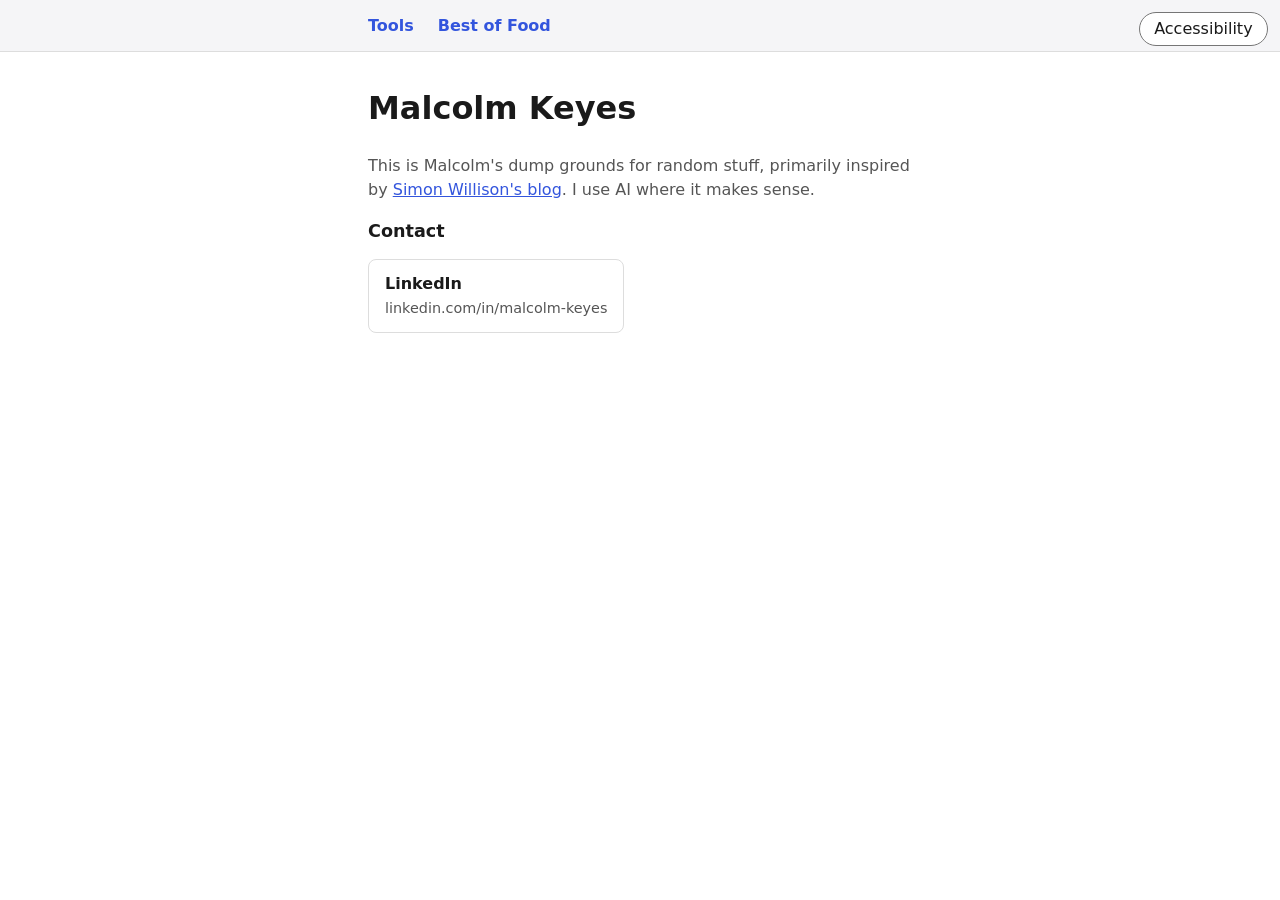
<file: index.html>
<!doctype html>
<html lang="en">
<head>
  <meta charset="utf-8">
  <meta name="viewport" content="width=device-width, initial-scale=1">
  <title>Malcolm Keyes</title>
  <meta name="description" content="Personal site of Malcolm Keyes.">
  <script src="/assets/a11y-widget.js"></script>
  <link rel="stylesheet" href="/assets/theme.css">
  <style>
    nav[aria-label="Primary"] {
      background: var(--surface);
      border-bottom: 1px solid var(--border);
    }

    nav[aria-label="Primary"] ul {
      display: flex;
      gap: 1.5rem;
      max-width: 40rem;
      margin: 0 auto;
      padding: 0.85rem clamp(1rem, 5vw, 3rem);
      list-style: none;
    }

    nav[aria-label="Primary"] a {
      font-weight: 600;
      text-decoration: none;
    }

    nav[aria-label="Primary"] a:hover,
    nav[aria-label="Primary"] a:focus-visible {
      text-decoration: underline;
    }

    h2 {
      font-size: 1.1rem;
    }

    .contact-card {
      display: inline-flex;
      flex-direction: column;
      gap: 0.15rem;
      border: 1px solid var(--border);
      border-radius: 0.5rem;
      padding: 0.75rem 1rem;
      text-decoration: none;
    }

    .contact-card:hover,
    .contact-card:focus-visible {
      border-color: var(--accent);
    }

    .contact-card strong {
      color: var(--fg);
    }

    .contact-card span {
      color: var(--muted);
      font-size: 0.9rem;
    }
  </style>
</head>
<body>
  <a class="skip-link" href="#main">Skip to content</a>

  <nav aria-label="Primary">
    <ul>
      <li><a href="/tools/">Tools</a></li>
      <li><a href="/best-of/food.html">Best of Food</a></li>
    </ul>
  </nav>

  <main id="main">
    <h1>Malcolm Keyes</h1>
    <p>
      This is Malcolm's dump grounds for random stuff, primarily inspired by
      <a href="https://simonwillison.net/">Simon Willison's blog</a>. I use AI
      where it makes sense.
    </p>

    <section aria-labelledby="contact-heading">
      <h2 id="contact-heading">Contact</h2>
      <a class="contact-card" href="https://www.linkedin.com/in/malcolm-keyes">
        <strong>LinkedIn</strong>
        <span>linkedin.com/in/malcolm-keyes</span>
      </a>
    </section>
  </main>
</body>
</html>
</file>
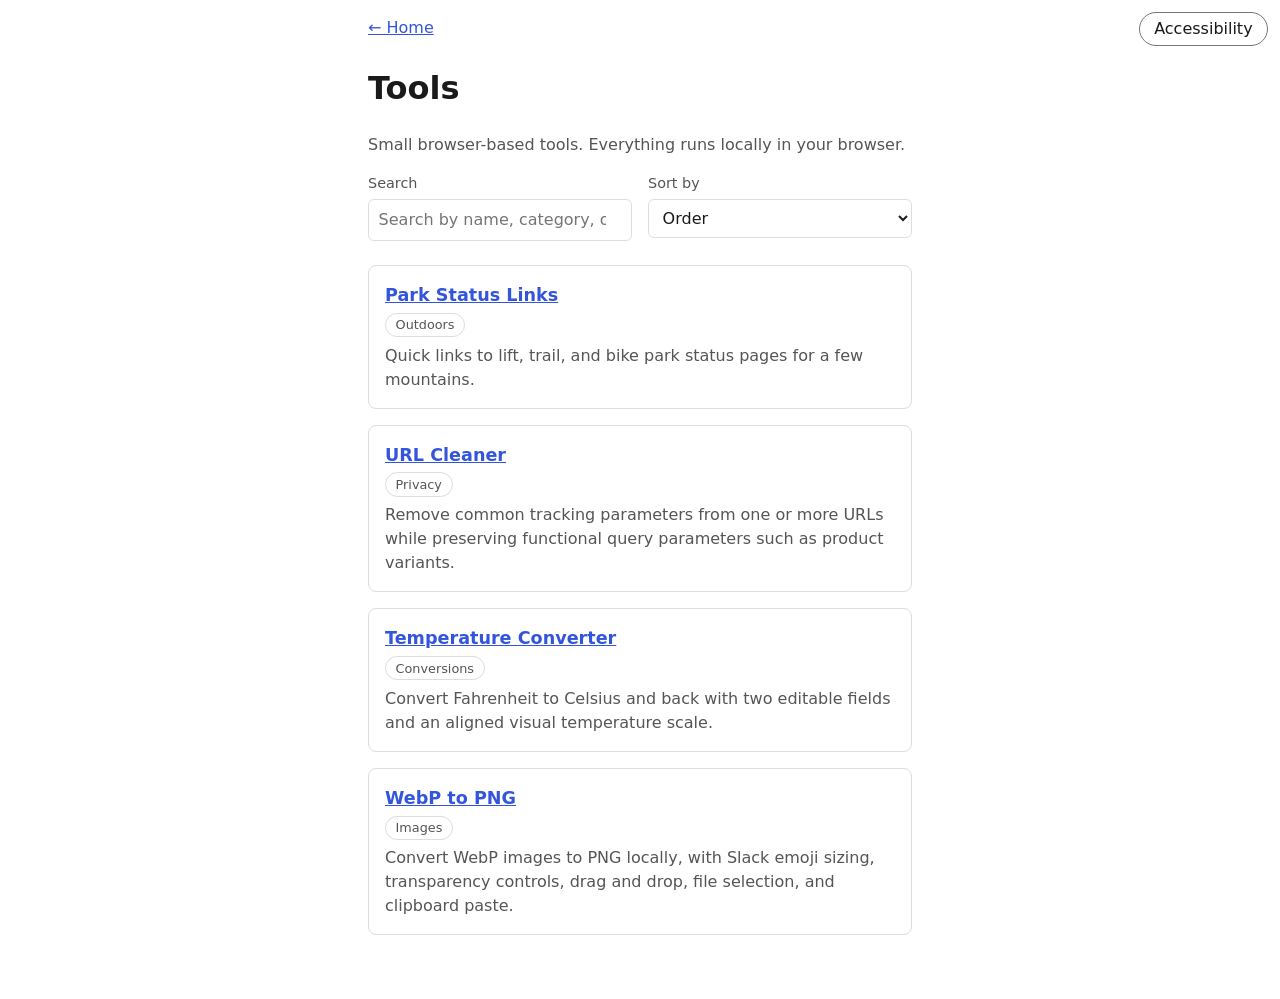
<file: tools/index.html>
<!doctype html>
<html lang="en">
<head>
  <meta charset="utf-8">
  <meta name="viewport" content="width=device-width, initial-scale=1">
  <title>Tools · Malcolm Keyes</title>
  <meta name="description" content="Small browser-based tools by Malcolm Keyes.">
  <script src="/assets/a11y-widget.js"></script>
  <link rel="stylesheet" href="/assets/theme.css">
  <style>
    nav[aria-label="Breadcrumb"] {
      padding: 1rem clamp(1rem, 5vw, 3rem) 0;
      max-width: 40rem;
      margin: 0 auto;
    }

    main {
      padding-top: 1.5rem;
    }

    .tools-toolbar {
      display: flex;
      flex-wrap: wrap;
      gap: 1rem;
      margin-bottom: 1.5rem;
    }

    .tools-toolbar > div {
      display: flex;
      flex-direction: column;
      gap: 0.25rem;
      flex: 1 1 12rem;
    }

    .tools-toolbar label {
      font-size: 0.9rem;
      color: var(--muted);
    }

    .tools-toolbar input,
    .tools-toolbar select {
      font: inherit;
      color: var(--fg);
      background: var(--bg);
      border: 1px solid var(--border);
      border-radius: 0.375rem;
      padding: 0.5rem 0.6rem;
    }

    .tool-list {
      list-style: none;
      margin: 0;
      padding: 0;
      display: flex;
      flex-direction: column;
      gap: 1rem;
    }

    .tool-item {
      border: 1px solid var(--border);
      border-radius: 0.5rem;
      padding: 1rem;
    }

    .tool-item h2 {
      margin: 0 0 0.25rem;
      font-size: 1.1rem;
    }

    .tool-item p {
      margin: 0.4rem 0 0;
    }

    .tool-category {
      display: inline-block;
      font-size: 0.8rem;
      color: var(--muted);
      border: 1px solid var(--border);
      border-radius: 999px;
      padding: 0.1rem 0.6rem;
    }

    #tool-empty-state,
    #tool-no-results {
      border: 1px dashed var(--border);
      border-radius: 0.5rem;
      padding: 1rem;
    }
  </style>
</head>
<body>
  <a class="skip-link" href="#main">Skip to content</a>

  <nav aria-label="Breadcrumb">
    <a href="/">&larr; Home</a>
  </nav>

  <main id="main">
    <h1>Tools</h1>
    <p>Small browser-based tools. Everything runs locally in your browser.</p>

    <div class="tools-toolbar" id="tools-toolbar">
      <div>
        <label for="tool-search">Search</label>
        <input type="search" id="tool-search" placeholder="Search by name, category, or description">
      </div>
      <div>
        <label for="tool-sort">Sort by</label>
        <select id="tool-sort">
          <option value="order">Order</option>
          <option value="name">Name (A&ndash;Z)</option>
          <option value="category">Category</option>
        </select>
      </div>
    </div>

    <p id="tool-empty-state" hidden>No tools yet &mdash; check back soon.</p>
    <p id="tool-no-results" hidden>No tools match your search.</p>

    <!--
      This list is generated from each tools/*.html file's own <title> and
      <meta name="description"|"tool:category"|"tool:order"> tags. Do not
      hand-edit the block below — run
      `uv run python scripts/build_tools_list.py` after adding, removing, or
      renaming a tool page. See AGENTS.md for the metadata convention.
    -->
    <ul class="tool-list" id="tool-list">
<!-- tools:generated:start -->
      <li class="tool-item" data-name="Park Status Links" data-category="Outdoors" data-order="10">
        <h2><a href="/tools/park-status.html">Park Status Links</a></h2>
        <span class="tool-category">Outdoors</span>
        <p>Quick links to lift, trail, and bike park status pages for a few mountains.</p>
      </li>
      <li class="tool-item" data-name="URL Cleaner" data-category="Privacy" data-order="20">
        <h2><a href="/tools/url-cleaner.html">URL Cleaner</a></h2>
        <span class="tool-category">Privacy</span>
        <p>Remove common tracking parameters from one or more URLs while preserving functional query parameters such as product variants.</p>
      </li>
      <li class="tool-item" data-name="Temperature Converter" data-category="Conversions" data-order="30">
        <h2><a href="/tools/temperature.html">Temperature Converter</a></h2>
        <span class="tool-category">Conversions</span>
        <p>Convert Fahrenheit to Celsius and back with two editable fields and an aligned visual temperature scale.</p>
      </li>
      <li class="tool-item" data-name="WebP to PNG" data-category="Images" data-order="40">
        <h2><a href="/tools/webp-to-png.html">WebP to PNG</a></h2>
        <span class="tool-category">Images</span>
        <p>Convert WebP images to PNG locally, with Slack emoji sizing, transparency controls, drag and drop, file selection, and clipboard paste.</p>
      </li>
<!-- tools:generated:end -->
    </ul>
  </main>

  <script>
    (function () {
      "use strict";

      var list = document.getElementById("tool-list");
      var items = Array.prototype.slice.call(list.querySelectorAll(".tool-item"));
      var toolbar = document.getElementById("tools-toolbar");
      var emptyState = document.getElementById("tool-empty-state");
      var noResults = document.getElementById("tool-no-results");
      var searchInput = document.getElementById("tool-search");
      var sortSelect = document.getElementById("tool-sort");

      if (items.length === 0) {
        toolbar.hidden = true;
        emptyState.hidden = false;
        return;
      }

      function sortItems(by) {
        var sorted = items.slice().sort(function (a, b) {
          if (by === "name") {
            return a.dataset.name.localeCompare(b.dataset.name);
          }
          if (by === "category") {
            var byCategory = a.dataset.category.localeCompare(b.dataset.category);
            return byCategory !== 0 ? byCategory : a.dataset.name.localeCompare(b.dataset.name);
          }
          return Number(a.dataset.order) - Number(b.dataset.order);
        });
        sorted.forEach(function (item) {
          list.appendChild(item);
        });
      }

      function filterItems(query) {
        var normalized = query.trim().toLowerCase();
        var visibleCount = 0;
        items.forEach(function (item) {
          var haystack = item.textContent.toLowerCase();
          var matches = normalized === "" || haystack.indexOf(normalized) !== -1;
          item.hidden = !matches;
          if (matches) visibleCount += 1;
        });
        noResults.hidden = visibleCount !== 0;
      }

      sortSelect.addEventListener("change", function () {
        sortItems(sortSelect.value);
      });

      searchInput.addEventListener("input", function () {
        filterItems(searchInput.value);
      });

      sortItems(sortSelect.value);
    })();
  </script>
</body>
</html>
</file>
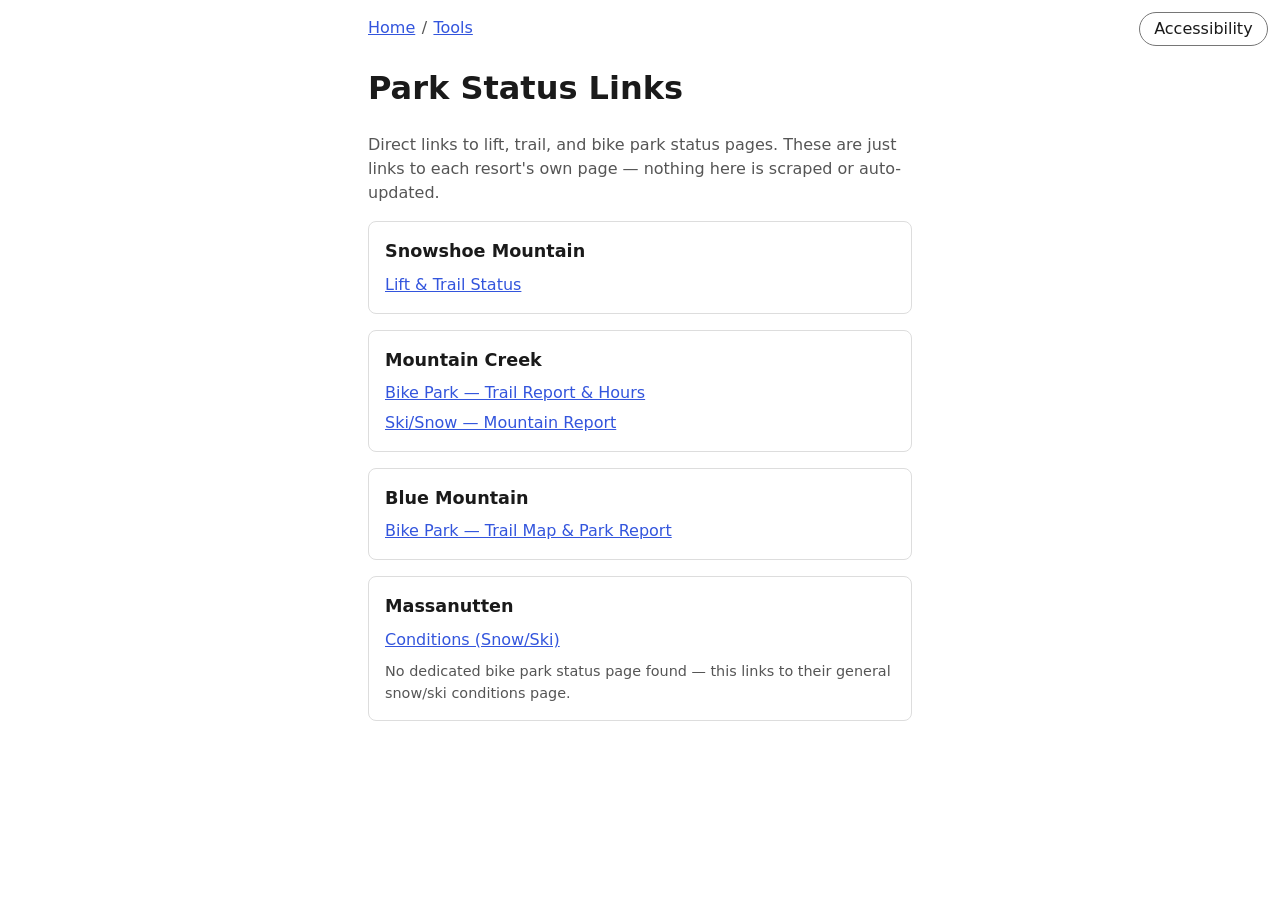
<file: tools/park-status.html>
<!doctype html>
<html lang="en">
<head>
  <meta charset="utf-8">
  <meta name="viewport" content="width=device-width, initial-scale=1">
  <title>Park Status Links &middot; Malcolm Keyes</title>
  <meta name="description" content="Quick links to lift, trail, and bike park status pages for a few mountains.">
  <meta name="tool:category" content="Outdoors">
  <meta name="tool:order" content="10">
  <script src="/assets/a11y-widget.js"></script>
  <link rel="stylesheet" href="/assets/theme.css">
  <style>
    nav[aria-label="Breadcrumb"] {
      padding: 1rem clamp(1rem, 5vw, 3rem) 0;
      max-width: 40rem;
      margin: 0 auto;
    }

    nav[aria-label="Breadcrumb"] ol {
      display: flex;
      gap: 0.4rem;
      margin: 0;
      padding: 0;
      list-style: none;
      color: var(--muted);
    }

    main {
      padding-top: 1.5rem;
    }

    .park-list {
      list-style: none;
      margin: 0;
      padding: 0;
      display: flex;
      flex-direction: column;
      gap: 1rem;
    }

    .park-item {
      border: 1px solid var(--border);
      border-radius: 0.5rem;
      padding: 1rem;
    }

    .park-item h2 {
      margin: 0 0 0.5rem;
      font-size: 1.1rem;
      color: var(--fg);
    }

    .park-links {
      list-style: none;
      margin: 0;
      padding: 0;
      display: flex;
      flex-direction: column;
      gap: 0.35rem;
    }

    .park-note {
      margin: 0.6rem 0 0;
      font-size: 0.9rem;
    }
  </style>
</head>
<body>
  <a class="skip-link" href="#main">Skip to content</a>

  <nav aria-label="Breadcrumb">
    <ol>
      <li><a href="/">Home</a></li>
      <li>/</li>
      <li><a href="/tools/">Tools</a></li>
    </ol>
  </nav>

  <main id="main">
    <h1>Park Status Links</h1>
    <p>
      Direct links to lift, trail, and bike park status pages. These are just
      links to each resort's own page &mdash; nothing here is scraped or
      auto-updated.
    </p>

    <ul class="park-list">
      <li class="park-item">
        <h2>Snowshoe Mountain</h2>
        <ul class="park-links">
          <li><a href="https://www.snowshoemtn.com/mountain-info/mountain-report#lift-and-trail-status">Lift &amp; Trail Status</a></li>
        </ul>
      </li>

      <li class="park-item">
        <h2>Mountain Creek</h2>
        <ul class="park-links">
          <li><a href="https://mountaincreek.com/bike-park/trail-report-hours/">Bike Park &mdash; Trail Report &amp; Hours</a></li>
          <li><a href="https://mountaincreek.com/skiing-riding/mountain-report/snow-overview/">Ski/Snow &mdash; Mountain Report</a></li>
        </ul>
      </li>

      <li class="park-item">
        <h2>Blue Mountain</h2>
        <ul class="park-links">
          <li><a href="https://www.skibluemt.com/mountain-biking/trail-map/">Bike Park &mdash; Trail Map &amp; Park Report</a></li>
        </ul>
      </li>

      <li class="park-item">
        <h2>Massanutten</h2>
        <ul class="park-links">
          <li><a href="https://www.massresort.com/play/conditions/">Conditions (Snow/Ski)</a></li>
        </ul>
        <p class="park-note">No dedicated bike park status page found &mdash; this links to their general snow/ski conditions page.</p>
      </li>
    </ul>
  </main>
</body>
</html>
</file>
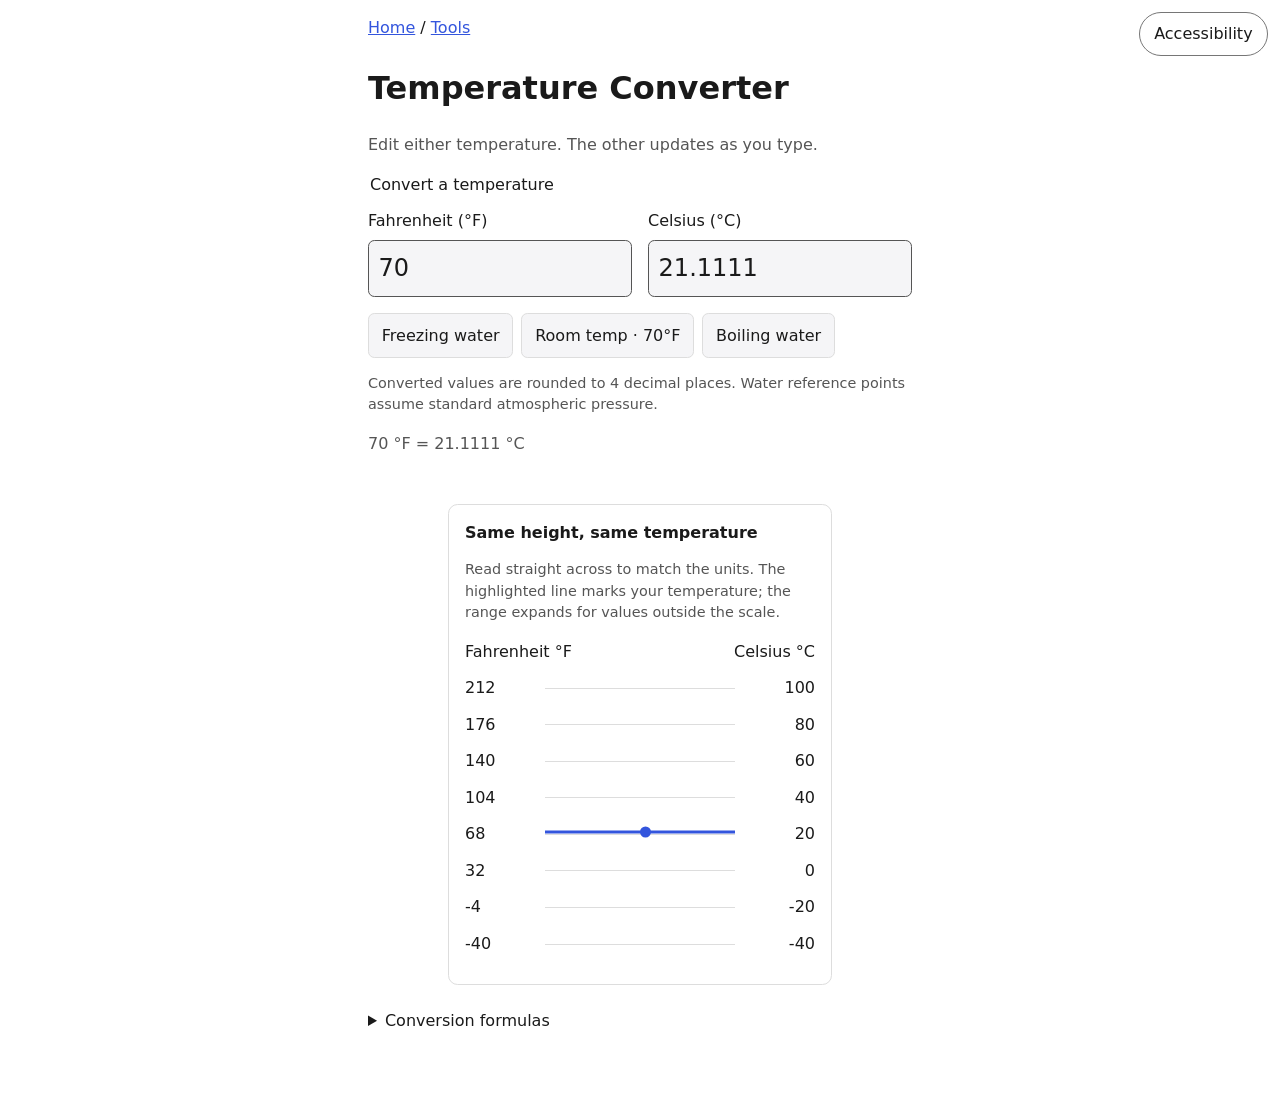
<file: tools/temperature.html>
<!doctype html>
<html lang="en">
<head>
  <meta charset="utf-8">
  <meta name="viewport" content="width=device-width, initial-scale=1">
  <title>Temperature Converter &middot; Malcolm Keyes</title>
  <meta name="description" content="Convert Fahrenheit to Celsius and back with two editable fields and an aligned visual temperature scale.">
  <meta name="tool:category" content="Conversions">
  <meta name="tool:order" content="30">
  <script src="../assets/a11y-widget.js"></script>
  <link rel="stylesheet" href="../assets/theme.css">
  <style>
    nav[aria-label="Breadcrumb"] { max-width: 40rem; margin: auto; padding: 1rem clamp(1rem, 5vw, 3rem) 0; }
    main { padding-top: 1.5rem; }
    fieldset { border: 0; padding: 0; margin: 0; }
    legend { margin-bottom: 0.75rem; }
    .fields { display: grid; grid-template-columns: repeat(auto-fit, minmax(min(100%, 12rem), 1fr)); gap: 1rem; }
    label { display: grid; gap: 0.4rem; }
    input { width: 100%; min-width: 0; padding: 0.6rem; font: inherit; font-size: 1.5rem; color: var(--fg); background: var(--surface); border: 1px solid var(--muted); border-radius: 0.4rem; }
    input:focus-visible, button:focus-visible { outline: 3px solid var(--accent); outline-offset: 3px; }
    .presets { display: flex; flex-wrap: wrap; gap: 0.5rem; margin-top: 1rem; }
    button { font: inherit; padding: 0.6rem 0.8rem; min-height: 2.75rem; color: var(--fg); background: var(--surface); border: 1px solid var(--border); border-radius: 0.4rem; cursor: pointer; }
    #status { min-height: 3rem; overflow-wrap: anywhere; }
    figure { max-width: 24rem; margin: 1.5rem auto; border: 1px solid var(--border); border-radius: 0.6rem; padding: 1rem; }
    figcaption { font-weight: 600; }
    .scale-head { display: flex; justify-content: space-between; margin: 1rem 0 1.5rem; }
    .scale { position: relative; height: 16rem; margin-bottom: 1.5rem; }
    .tick { position: absolute; width: 100%; top: var(--position); transform: translateY(-50%); display: flex; align-items: center; gap: 0.5rem; font-variant-numeric: tabular-nums; }
    .tick span { min-width: 4.5em; overflow-wrap: anywhere; }
    .tick span:last-child { text-align: right; }
    .tick::after { content: ''; height: 1px; background: var(--border); flex: 1; order: 1; }
    .tick span:last-child { order: 2; }
    #marker { position: absolute; inset-inline: 5em; top: var(--position); transform: translateY(-50%); border-top: 3px solid var(--accent); pointer-events: none; }
    #marker::before { content: ''; position: absolute; width: 0.7rem; height: 0.7rem; border-radius: 50%; background: var(--accent); left: 50%; top: -0.45rem; }
    .note { font-size: 0.9rem; }
  </style>
</head>
<body>
  <a class="skip-link" href="#main">Skip to content</a>
  <nav aria-label="Breadcrumb"><a href="../index.html">Home</a> / <a href="index.html">Tools</a></nav>
  <main id="main">
    <h1>Temperature Converter</h1>
    <p>Edit either temperature. The other updates as you type.</p>
    <noscript><p>Enable JavaScript for live conversion. The reference scale and formulas below work without it.</p></noscript>
    <fieldset id="controls" disabled>
      <legend>Convert a temperature</legend>
      <div class="fields">
        <label for="fahrenheit">Fahrenheit (°F)<input id="fahrenheit" type="number" step="any" value="70" aria-describedby="precision"></label>
        <label for="celsius">Celsius (°C)<input id="celsius" type="number" step="any" value="21.1111" aria-describedby="precision"></label>
      </div>
      <div class="presets" aria-label="Reference temperatures">
        <button type="button" data-c="0">Freezing water</button>
        <button type="button" data-f="70">Room temp · 70°F</button>
        <button type="button" data-c="100">Boiling water</button>
      </div>
    </fieldset>
    <p id="precision" class="note">Converted values are rounded to 4 decimal places. Water reference points assume standard atmospheric pressure.</p>
    <p id="status" role="status">70 °F = 21.1111 °C</p>
    <figure>
      <figcaption>Same height, same temperature</figcaption>
      <p class="note">Read straight across to match the units. The highlighted line marks your temperature; the range expands for values outside the scale.</p>
      <div class="scale-head"><span>Fahrenheit °F</span><span>Celsius °C</span></div>
      <div class="scale" id="scale">
        <div id="ticks">
          <div class="tick" style="--position:0%"><span>212</span><span>100</span></div>
          <div class="tick" style="--position:14.2857%"><span>176</span><span>80</span></div>
          <div class="tick" style="--position:28.5714%"><span>140</span><span>60</span></div>
          <div class="tick" style="--position:42.8571%"><span>104</span><span>40</span></div>
          <div class="tick" style="--position:57.1429%"><span>68</span><span>20</span></div>
          <div class="tick" style="--position:71.4286%"><span>32</span><span>0</span></div>
          <div class="tick" style="--position:85.7143%"><span>−4</span><span>−20</span></div>
          <div class="tick" style="--position:100%"><span>−40</span><span>−40</span></div>
        </div>
        <div id="marker" style="--position:56.3492%" aria-hidden="true"></div>
      </div>
    </figure>
    <details>
      <summary>Conversion formulas</summary>
      <p>°C = (°F − 32) × 5 ÷ 9<br>°F = °C × 9 ÷ 5 + 32</p>
      <p>At −40°, Fahrenheit and Celsius are equal.</p>
    </details>
  </main>
  <script type="module">
    const fahrenheit = document.getElementById('fahrenheit');
    const celsius = document.getElementById('celsius');
    const status = document.getElementById('status');
    const marker = document.getElementById('marker');
    const ticks = document.getElementById('ticks');
    const format = value => String(Number(value.toFixed(4)));
    const toF = value => value * 1.8 + 32;

    function draw(value) {
      const low = Math.min(-40, Math.floor(value / 20) * 20);
      const high = Math.max(100, Math.ceil(value / 20) * 20);
      ticks.replaceChildren();
      for (let i = 0; i <= 7; i++) {
        const c = high - (high - low) * i / 7;
        const row = document.createElement('div');
        row.className = 'tick';
        row.style.setProperty('--position', `${i / 7 * 100}%`);
        for (const temperature of [toF(c), c]) {
          const label = document.createElement('span');
          label.textContent = Number(temperature.toPrecision(4)).toString();
          row.append(label);
        }
        ticks.append(row);
      }
      marker.style.setProperty('--position', `${(high - value) / (high - low) * 100}%`);
      marker.hidden = false;
    }

    function update(source) {
      const target = source === celsius ? fahrenheit : celsius;
      const value = source.valueAsNumber;
      if (!Number.isFinite(value)) {
        target.value = '';
        marker.hidden = true;
        status.textContent = source.validity.badInput ? 'Enter a valid number.' : 'Enter a temperature in either box.';
        return;
      }
      const c = source === celsius ? value : (value - 32) / 1.8;
      const f = source === fahrenheit ? value : toF(value);
      // Keep arithmetic and the graph finite even for extreme numeric input.
      if (!Number.isFinite(f) || !Number.isFinite(c) || Math.abs(c) > 1e12) {
        target.value = '';
        marker.hidden = true;
        status.textContent = 'This temperature is too large to display. Try a smaller value.';
        return;
      }
      target.value = format(source === celsius ? f : c);
      status.textContent = `${format(f)} °F = ${format(c)} °C`;
      draw(c);
    }

    for (const input of [fahrenheit, celsius]) input.addEventListener('input', () => update(input));
    for (const button of document.querySelectorAll('[data-c], [data-f]')) {
      button.addEventListener('click', () => {
        const input = button.dataset.f !== undefined ? fahrenheit : celsius;
        input.value = button.dataset.f ?? button.dataset.c;
        update(input);
      });
    }
    document.getElementById('controls').disabled = false;
    update(fahrenheit);
  </script>
</body>
</html>
</file>
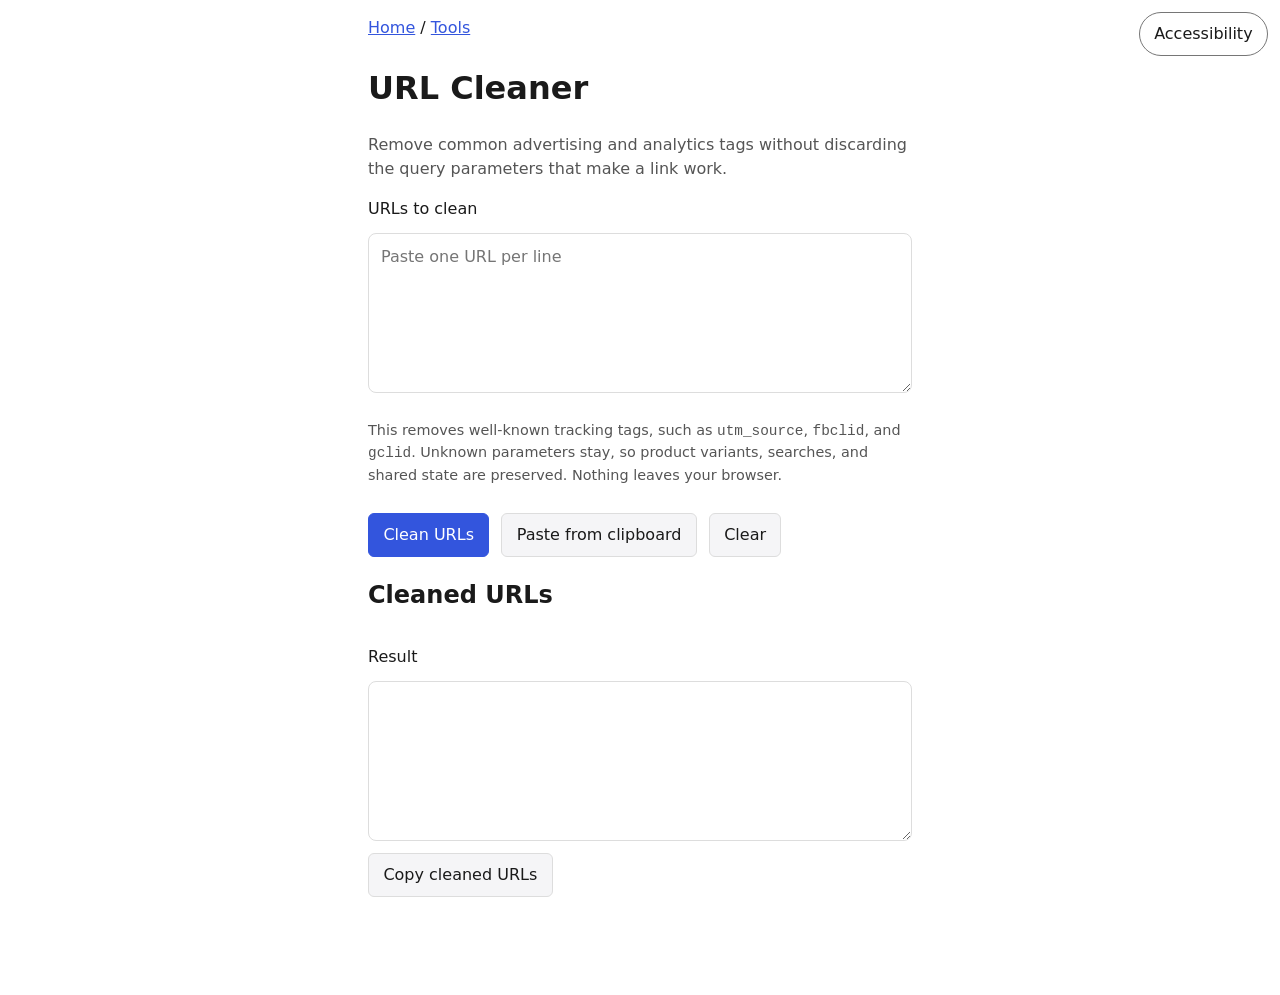
<file: tools/url-cleaner.html>
<!doctype html>
<html lang="en">
<head>
  <meta charset="utf-8">
  <meta name="viewport" content="width=device-width, initial-scale=1">
  <title>URL Cleaner &middot; Malcolm Keyes</title>
  <meta name="description" content="Remove common tracking parameters from one or more URLs while preserving functional query parameters such as product variants.">
  <meta name="tool:category" content="Privacy">
  <meta name="tool:order" content="20">
  <script src="../assets/a11y-widget.js"></script>
  <link rel="stylesheet" href="../assets/theme.css">
  <style>
    nav[aria-label="Breadcrumb"] {
      max-width: 40rem;
      margin: 0 auto;
      padding: 1rem clamp(1rem, 5vw, 3rem) 0;
    }

    main {
      padding-top: 1.5rem;
    }

    form,
    .result {
      display: grid;
      gap: 0.75rem;
    }

    textarea {
      width: 100%;
      min-height: 10rem;
      resize: vertical;
      padding: 0.75rem;
      border: 1px solid var(--border);
      border-radius: 0.5rem;
      background: var(--bg);
      color: var(--fg);
      font: inherit;
      line-height: 1.4;
    }

    textarea:focus-visible,
    button:focus-visible {
      outline: 3px solid var(--accent);
      outline-offset: 2px;
    }

    .actions {
      display: flex;
      flex-wrap: wrap;
      gap: 0.75rem;
    }

    button {
      min-height: 2.75rem;
      padding: 0.5rem 0.9rem;
      border: 1px solid var(--border);
      border-radius: 0.375rem;
      background: var(--surface);
      color: var(--fg);
      font: inherit;
      cursor: pointer;
    }

    button[type="submit"] {
      border-color: var(--accent);
      background: var(--accent);
      color: white;
    }

    .status {
      min-height: 1.5rem;
      margin: 0;
    }

    .help {
      font-size: 0.9rem;
    }
  </style>
</head>
<body>
  <a class="skip-link" href="#main">Skip to content</a>

  <nav aria-label="Breadcrumb">
    <a href="../index.html">Home</a> / <a href="index.html">Tools</a>
  </nav>

  <main id="main">
    <h1>URL Cleaner</h1>
    <p>Remove common advertising and analytics tags without discarding the query parameters that make a link work.</p>
    <noscript><p>This tool needs JavaScript to clean URLs locally in your browser.</p></noscript>

    <form id="cleaner-form">
      <label for="source-urls">URLs to clean</label>
      <textarea id="source-urls" name="source-urls" spellcheck="false" autocapitalize="off" placeholder="Paste one URL per line" aria-describedby="cleaner-help"></textarea>
      <p class="help" id="cleaner-help">This removes well-known tracking tags, such as <code>utm_source</code>, <code>fbclid</code>, and <code>gclid</code>. Unknown parameters stay, so product variants, searches, and shared state are preserved. Nothing leaves your browser.</p>
      <div class="actions">
        <button type="submit">Clean URLs</button>
        <button type="button" id="paste-button">Paste from clipboard</button>
        <button type="button" id="clear-button">Clear</button>
      </div>
    </form>

    <section class="result" aria-labelledby="result-heading">
      <h2 id="result-heading">Cleaned URLs</h2>
      <label for="cleaned-urls">Result</label>
      <textarea id="cleaned-urls" readonly spellcheck="false" aria-describedby="result-status"></textarea>
      <div class="actions">
        <button type="button" id="copy-button">Copy cleaned URLs</button>
      </div>
      <p class="status" id="result-status" role="status" aria-live="polite"></p>
    </section>
  </main>

  <script>
    (function () {
      "use strict";

      var trackingNames = new Set([
        "fbclid", "gclid", "dclid", "gbraid", "wbraid", "msclkid", "twclid",
        "igshid", "mc_cid", "mc_eid", "mkt_tok", "_ga", "_gl", "oly_anon_id",
        "oly_enc_id", "vero_conv", "vero_id", "hsenc", "__hssc", "__hstc", "__hsfp",
        "sc_campaign", "sc_channel", "sc_content", "sc_medium", "sc_outcome", "sc_geo",
        "wickedid", "yclid", "zanpid", "s_cid", "ef_id", "referrer",
        // Google Merchant Center auto-tagging:
        // https://support.google.com/merchants/answer/15191080
        "srsltid",
        // TikTok and Snapchat ad click IDs:
        // https://ads.tiktok.com/resources/help/article/tiktok-click-id
        // https://www.developers.snap.com/marketing-api/Conversions-API/Parameters
        "ttclid", "sccid",
        // LinkedIn first-party ad tracking:
        // https://learn.microsoft.com/en-us/linkedin/marketing/conversions/conversions-usecase
        "li_fat_id",
        // Klaviyo email-to-website tracking:
        // https://help.klaviyo.com/hc/en-us/articles/115005076767
        "_kx",
        // HubSpot email tracking (including the leading underscores):
        // https://knowledge.hubspot.com/da/reports/why-do-i-see-so-many-urls-for-the-same-page-in-google-analytics-for-visits-from-hubspot-emails
        "_hsenc", "_hsmi",
        // Adobe Advertising AMO ID:
        // https://experienceleague.adobe.com/en/docs/advertising/integrations/analytics/ids
        "s_kwcid",
        // Matomo/Piwik campaign names and keywords. Exact keys avoid stripping
        // unrelated pk_* values or A/B variation selectors such as pk_abv.
        // https://matomo.org/faq/how-to/faq_120/
        // https://developer.matomo.org/guides/ab-tests/campaign
        "matomo_campaign", "matomo_kwd", "pk_campaign", "pk_kwd",
        "pk_keyword", "piwik_campaign", "piwik_kwd"
      ]);
      var trackingPrefixes = ["utm_", "mtm_", "ga_", "hsa_", "vero_"];
      var source = document.getElementById("source-urls");
      var result = document.getElementById("cleaned-urls");
      var status = document.getElementById("result-status");

      function isTrackingParameter(name, hostname) {
        var normalized = name.toLowerCase();
        // Share-link tags scoped to their platforms. Preserve functional keys
        // such as Instagram's img_index and Facebook's story_fbid/id.
        // https://github.com/ClearURLs/Rules/blob/master/data.min.json
        if (normalized === "igsh" &&
            (hostname === "instagram.com" || hostname.endsWith(".instagram.com"))) return true;
        if (normalized === "mibextid" &&
            (hostname === "facebook.com" || hostname.endsWith(".facebook.com"))) return true;
        return trackingNames.has(normalized) || trackingPrefixes.some(function (prefix) {
          return normalized.indexOf(prefix) === 0;
        });
      }

      function cleanUrl(value) {
        var url = new URL(value);
        var removed = 0;
        Array.from(url.searchParams.keys()).forEach(function (name) {
          if (isTrackingParameter(name, url.hostname)) {
            url.searchParams.delete(name);
            removed += 1;
          }
        });
        return { value: url.toString(), removed: removed };
      }

      function cleanUrls() {
        var removed = 0;
        var invalid = 0;
        var lines = source.value.split(/\r?\n/);
        var cleaned = lines.map(function (line) {
          var trimmed = line.trim();
          if (!trimmed) return "";
          try {
            var item = cleanUrl(trimmed);
            removed += item.removed;
            return item.value;
          } catch (error) {
            invalid += 1;
            return line;
          }
        });
        result.value = cleaned.join("\n");
        if (!source.value.trim()) {
          status.textContent = "Paste a URL to begin.";
        } else if (invalid) {
          status.textContent = "Removed " + removed + " tracking parameter" + (removed === 1 ? "" : "s") + ". Left " + invalid + " unrecognized line" + (invalid === 1 ? "" : "s") + " unchanged.";
        } else {
          status.textContent = "Removed " + removed + " tracking parameter" + (removed === 1 ? "" : "s") + ".";
        }
      }

      document.getElementById("cleaner-form").addEventListener("submit", function (event) {
        event.preventDefault();
        cleanUrls();
      });

      document.getElementById("paste-button").addEventListener("click", async function () {
        try {
          source.value = await navigator.clipboard.readText();
          cleanUrls();
          source.focus();
        } catch (error) {
          status.textContent = "Your browser did not allow clipboard access. Paste into the first box instead.";
        }
      });

      document.getElementById("copy-button").addEventListener("click", async function () {
        if (!result.value) {
          status.textContent = "There are no cleaned URLs to copy yet.";
          return;
        }
        try {
          await navigator.clipboard.writeText(result.value);
          status.textContent = "Cleaned URLs copied.";
        } catch (error) {
          result.focus();
          result.select();
          status.textContent = "Select the cleaned URLs and copy them manually.";
        }
      });

      document.getElementById("clear-button").addEventListener("click", function () {
        source.value = "";
        result.value = "";
        status.textContent = "Cleared.";
        source.focus();
      });
    })();
  </script>
</body>
</html>
</file>
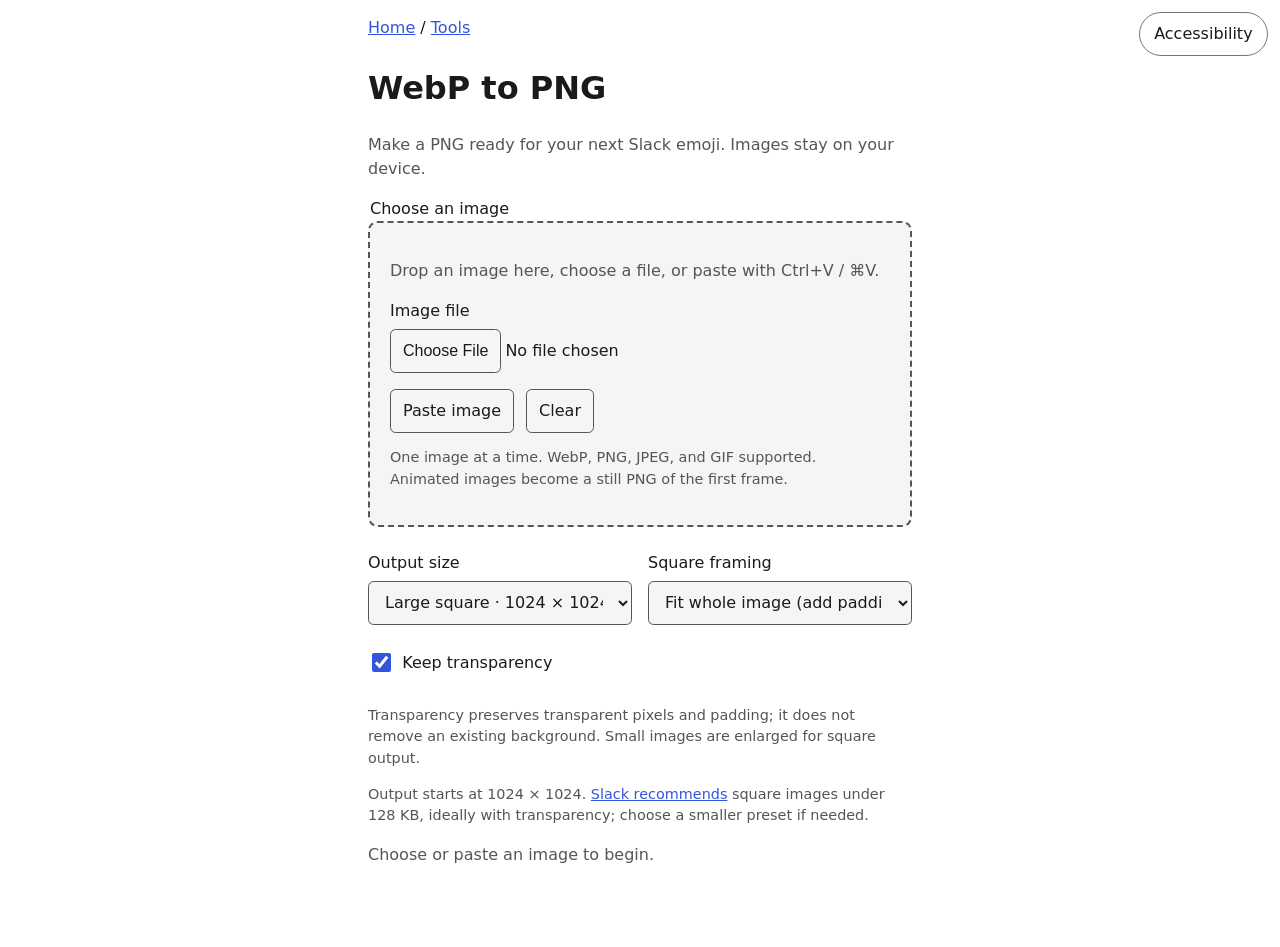
<file: tools/webp-to-png.html>
<!doctype html>
<html lang="en">
<head>
  <meta charset="utf-8">
  <meta name="viewport" content="width=device-width, initial-scale=1">
  <title>WebP to PNG &middot; Malcolm Keyes</title>
  <meta name="description" content="Convert WebP images to PNG locally, with Slack emoji sizing, transparency controls, drag and drop, file selection, and clipboard paste.">
  <meta name="tool:category" content="Images">
  <meta name="tool:order" content="40">
  <script src="../assets/a11y-widget.js"></script>
  <link rel="stylesheet" href="../assets/theme.css">
  <style>
    nav[aria-label="Breadcrumb"] { max-width: 40rem; margin: auto; padding: 1rem clamp(1rem, 5vw, 3rem) 0; }
    main { padding-top: 1.5rem; }
    fieldset { min-width: 0; padding: 0; border: 0; margin: 0; }
    .drop-zone { padding: 1.25rem; border: 2px dashed var(--muted); border-radius: 0.6rem; background: var(--surface); }
    .drop-zone.dragging { border-color: var(--accent); outline: 2px solid var(--accent); }
    label { display: block; margin-bottom: 0.35rem; }
    input, select, button, .download { font: inherit; }
    input[type="file"] { max-width: 100%; }
    input::file-selector-button, button, select, .download { min-height: 2.75rem; padding: 0.55rem 0.75rem; border: 1px solid var(--muted); border-radius: 0.35rem; color: var(--fg); background: var(--surface); }
    button, input::file-selector-button { cursor: pointer; }
    :is(input, select, button, a):focus-visible { outline: 3px solid var(--accent); outline-offset: 3px; }
    .actions { display: flex; flex-wrap: wrap; gap: 0.75rem; margin-top: 1rem; align-items: center; }
    .settings { display: grid; grid-template-columns: repeat(auto-fit, minmax(min(100%, 13rem), 1fr)); gap: 1rem; margin-top: 1.5rem; }
    select { width: 100%; }
    .check { display: flex; align-items: center; gap: 0.5rem; min-height: 2.75rem; }
    input[type="checkbox"] { width: 1.2rem; height: 1.2rem; accent-color: var(--accent); }
    input[type="color"] { width: 4rem; height: 2.75rem; padding: 0.2rem; }
    .note { font-size: 0.9rem; }
    #status { min-height: 1.5rem; overflow-wrap: anywhere; }
    #source-info, #output-info { overflow-wrap: anywhere; }
    .previews { display: flex; flex-wrap: wrap; gap: 1.5rem; align-items: start; }
    figure { margin: 0; }
    .checker { background-color: var(--bg); background-image: repeating-conic-gradient(var(--surface) 0% 25%, var(--border) 0% 50%); background-size: 1rem 1rem; border: 1px solid var(--muted); border-radius: 0.35rem; padding: 0.5rem; }
    .checker img { display: block; width: 8rem; height: 8rem; object-fit: contain; }
    .small img { width: 2rem; height: 2rem; }
    figcaption { margin-top: 0.4rem; font-size: 0.9rem; }
    .download { display: inline-flex; align-items: center; color: var(--accent); font-weight: 600; }
    [hidden] { display: none !important; }
  </style>
</head>
<body>
  <a class="skip-link" href="#main">Skip to content</a>
  <nav aria-label="Breadcrumb"><a href="../index.html">Home</a> / <a href="index.html">Tools</a></nav>
  <main id="main">
    <h1>WebP to PNG</h1>
    <p>Make a PNG ready for your next Slack emoji. Images stay on your device.</p>
    <noscript><p>This converter needs JavaScript. Enable it to process images locally.</p></noscript>
    <fieldset id="controls" disabled>
      <legend>Choose an image</legend>
      <div class="drop-zone" id="drop-zone">
        <p>Drop an image here, choose a file, or paste with Ctrl+V / ⌘V.</p>
        <label for="file">Image file</label>
        <input id="file" type="file" accept="image/webp,image/png,image/jpeg,image/gif,.webp" aria-describedby="formats">
        <div class="actions"><button type="button" id="paste">Paste image</button><button type="button" id="clear">Clear</button></div>
        <p id="formats" class="note">One image at a time. WebP, PNG, JPEG, and GIF supported. Animated images become a still PNG of the first frame.</p>
      </div>
      <div class="settings">
        <div><label for="size">Output size</label><select id="size"><option value="1024">Large square · 1024 × 1024</option><option value="512">Medium square · 512 × 512</option><option value="256">Small square · 256 × 256</option><option value="128">Slack emoji · 128 × 128</option><option value="64">Small emoji · 64 × 64</option><option value="original">Original dimensions</option></select></div>
        <div><label for="fit">Square framing</label><select id="fit"><option value="contain">Fit whole image (add padding)</option><option value="cover">Fill square (crop center)</option></select></div>
        <div><label class="check"><input id="transparent" type="checkbox" checked>Keep transparency</label></div>
        <div id="background-control" hidden><label for="background">Background color</label><input id="background" type="color" value="#ffffff"></div>
      </div>
    </fieldset>
    <p class="note">Transparency preserves transparent pixels and padding; it does not remove an existing background. Small images are enlarged for square output.</p>
    <p class="note">Output starts at 1024 × 1024. <a href="https://slack.com/help/articles/206870177-Add-custom-emoji-and-aliases-to-your-workspace">Slack recommends</a> square images under 128 KB, ideally with transparency; choose a smaller preset if needed.</p>
    <p id="status" role="status">Choose or paste an image to begin.</p>
    <section id="result" aria-labelledby="result-heading" hidden>
      <h2 id="result-heading">PNG preview</h2>
      <p id="source-info"></p>
      <div class="previews">
        <figure><div class="checker"><img id="preview" alt="Converted PNG preview"></div><figcaption>Large preview</figcaption></figure>
        <figure><div class="checker small"><img id="small-preview" alt="Converted PNG at a small emoji-like size"></div><figcaption>Emoji-size preview</figcaption></figure>
      </div>
      <p id="output-info"></p>
      <a id="download" class="download" download="emoji.png">Download PNG</a>
    </section>
  </main>
  <script type="module">
    const $ = id => document.getElementById(id);
    const status = $('status');
    let bitmap = null;
    let filename = 'emoji';
    let outputURL = null;
    let revision = 0;
    const maxPixels = 16000000;

    function discardOutput() {
      $('result').hidden = true;
      $('download').removeAttribute('href');
      $('preview').removeAttribute('src');
      $('small-preview').removeAttribute('src');
      if (outputURL) URL.revokeObjectURL(outputURL);
      outputURL = null;
    }

    async function render() {
      $('background-control').hidden = $('transparent').checked;
      $('fit').disabled = $('size').value === 'original';
      if (!bitmap) return;
      const current = ++revision;
      discardOutput();
      status.textContent = 'Creating PNG…';
      try {
        const canvas = document.createElement('canvas');
        const original = $('size').value === 'original';
        canvas.width = original ? bitmap.width : Number($('size').value);
        canvas.height = original ? bitmap.height : Number($('size').value);
        const context = canvas.getContext('2d');
        if (!context) throw new Error('Image conversion is unavailable in this browser.');
        if (!$('transparent').checked) {
          context.fillStyle = $('background').value;
          context.fillRect(0, 0, canvas.width, canvas.height);
        }
        const ratios = [canvas.width / bitmap.width, canvas.height / bitmap.height];
        const ratio = original ? 1 : $('fit').value === 'cover' ? Math.max(...ratios) : Math.min(...ratios);
        const width = bitmap.width * ratio;
        const height = bitmap.height * ratio;
        context.imageSmoothingEnabled = true;
        context.imageSmoothingQuality = 'high';
        context.drawImage(bitmap, (canvas.width - width) / 2, (canvas.height - height) / 2, width, height);
        const blob = await new Promise(resolve => canvas.toBlob(resolve, 'image/png'));
        if (current !== revision) return;
        if (!blob) throw new Error('Could not create a PNG. Try a smaller output size.');
        outputURL = URL.createObjectURL(blob);
        $('preview').src = outputURL;
        $('small-preview').src = outputURL;
        $('download').href = outputURL;
        $('download').download = `${filename}.png`;
        const square = canvas.width === canvas.height;
        const compact = blob.size < 128000;
        $('output-info').textContent = `${canvas.width} × ${canvas.height} pixels · ${(blob.size / 1000).toFixed(1)} KB · PNG. ` +
          (square && compact ? 'Square and under Slack’s recommended 128 KB.' : !compact ? 'Above Slack’s recommended size. Try a smaller square preset.' : 'For Slack, choose a square preset.');
        $('result').hidden = false;
        status.textContent = 'PNG ready to download.';
      } catch (error) {
        if (current === revision) status.textContent = error.message || 'Could not convert this image.';
      }
    }

    async function load(file) {
      const current = ++revision;
      discardOutput();
      if (bitmap) bitmap.close();
      bitmap = null;
      $('source-info').textContent = '';
      if (!file || file.size > 50 * 1024 * 1024) {
        status.textContent = 'Choose an image smaller than 50 MB.';
        return;
      }
      status.textContent = 'Reading image…';
      let decoded;
      try {
        // Decode bytes locally; ImageBitmap freezes animated sources at frame one.
        decoded = await createImageBitmap(file);
        if (current !== revision) { decoded.close(); return; }
        if (decoded.width * decoded.height > maxPixels || decoded.width > 16384 || decoded.height > 16384) {
          decoded.close();
          status.textContent = 'This image is too large. Choose one under 16 megapixels and 16,384 pixels per side.';
          return;
        }
        bitmap = decoded;
        filename = (file.name || 'clipboard-image').replace(/\.[^.]+$/, '').replace(/[^a-z0-9_-]+/gi, '-').replace(/^-+|-+$/g, '') || 'emoji';
        $('source-info').textContent = `${file.name || 'Clipboard image'} · ${bitmap.width} × ${bitmap.height} pixels`;
        await render();
      } catch (error) {
        if (current === revision) status.textContent = 'Could not read this image. Choose a valid WebP, PNG, JPEG, or GIF file.';
      }
    }

    function acceptFiles(files) {
      if (files.length !== 1) {
        status.textContent = 'Please choose one image at a time.';
        return;
      }
      load(files[0]);
    }
    $('file').addEventListener('change', event => { if (event.target.files.length) acceptFiles(event.target.files); });
    for (const id of ['size', 'fit', 'transparent', 'background']) $(id).addEventListener('change', render);
    document.addEventListener('dragover', event => {
      if (Array.from(event.dataTransfer.types).includes('Files')) {
        event.preventDefault();
        event.dataTransfer.dropEffect = 'copy';
        $('drop-zone').classList.add('dragging');
      }
    });
    document.addEventListener('dragleave', event => { if (!event.relatedTarget) $('drop-zone').classList.remove('dragging'); });
    document.addEventListener('drop', event => {
      event.preventDefault();
      $('drop-zone').classList.remove('dragging');
      acceptFiles(event.dataTransfer.files);
    });
    document.addEventListener('paste', event => {
      const files = Array.from(event.clipboardData?.files || []);
      if (files.length) { event.preventDefault(); acceptFiles(files); }
    });
    $('paste').addEventListener('click', async () => {
      const started = revision;
      try {
        if (!navigator.clipboard?.read) throw new Error('unavailable');
        const items = await navigator.clipboard.read();
        if (started !== revision) return;
        for (const item of items) {
          const type = item.types.find(type => type.startsWith('image/'));
          if (type) {
            const blob = await item.getType(type);
            if (started === revision) await load(blob);
            return;
          }
        }
        status.textContent = 'No image found on the clipboard. Copy an image itself, or choose a file.';
      } catch (error) {
        if (started === revision) status.textContent = 'Clipboard access is unavailable. Try Ctrl+V / ⌘V, or choose a file.';
      }
    });
    $('clear').addEventListener('click', () => {
      revision++;
      if (bitmap) bitmap.close();
      bitmap = null;
      discardOutput();
      $('file').value = '';
      $('source-info').textContent = '';
      status.textContent = 'Cleared. Choose or paste another image.';
      $('file').focus();
    });
    $('controls').disabled = false;
  </script>
</body>
</html>
</file>
<file: assets/theme.css>
/*
 * Shared design tokens and base styles for every page.
 *
 * Theme: each color is defined once via light-dark(), and color-scheme
 * (inherited by every element, including the a11y widget's own UI) does the
 * light/dark switching. assets/a11y-widget.js sets data-theme to override
 * the system preference; no page needs its own @media/data-theme blocks.
 */
:root {
  color-scheme: light dark;
  --bg: light-dark(#ffffff, #121212);
  --fg: light-dark(#1a1a1a, #f0f0f0);
  --muted: light-dark(#555555, #b3b3b3);
  --accent: light-dark(#3355dd, #8aa8ff);
  --surface: light-dark(#f5f5f7, #1a1a1a);
  --border: light-dark(#dddddd, #3a3a3a);
}

:root[data-theme="light"] {
  color-scheme: light;
}

:root[data-theme="dark"] {
  color-scheme: dark;
}

* {
  box-sizing: border-box;
}

body {
  margin: 0;
  background: var(--bg);
  color: var(--fg);
  font-family: system-ui, -apple-system, "Segoe UI", sans-serif;
  line-height: 1.5;
}

a {
  color: var(--accent);
}

h1 {
  margin-top: 0;
}

p {
  color: var(--muted);
}

main {
  max-width: 40rem;
  margin: 0 auto;
  padding: 2rem clamp(1rem, 5vw, 3rem) 4rem;
}

.skip-link {
  position: absolute;
  left: -9999px;
  top: 0;
  background: var(--accent);
  color: #fff;
  padding: 0.5rem 1rem;
  z-index: 10;
}

.skip-link:focus {
  left: 0.5rem;
  top: 0.5rem;
}
</file>
